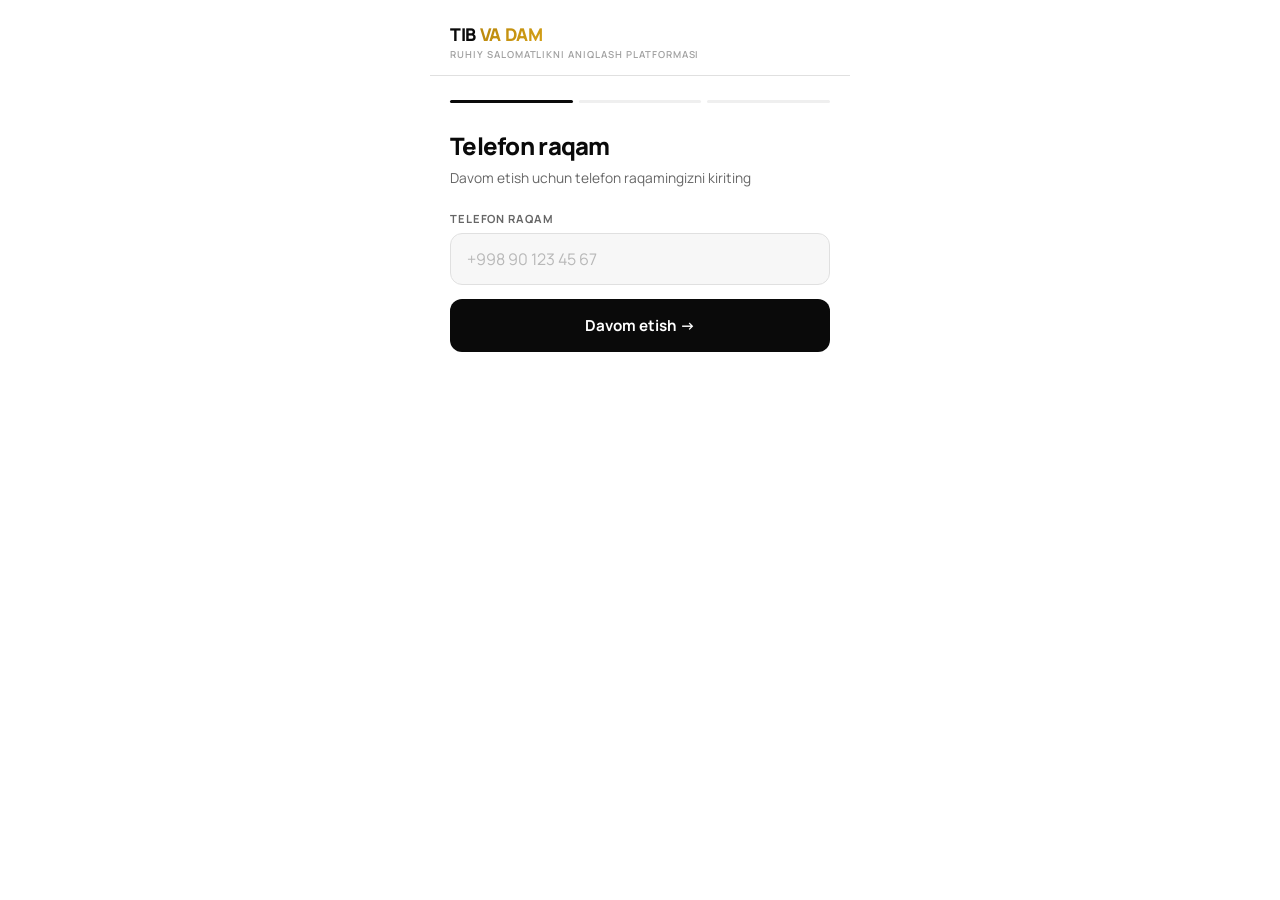
<file: index.html>
<!DOCTYPE html>
<html lang="uz">
<head>
  <meta charset="UTF-8">
  <meta name="viewport" content="width=device-width, initial-scale=1.0, maximum-scale=1.0, user-scalable=no">
  <meta name="color-scheme" content="light">
  <title>TIB VA DAM</title>
  <link rel="preconnect" href="https://fonts.googleapis.com">
  <link href="https://fonts.googleapis.com/css2?family=Manrope:wght@400;500;600;700;800&display=swap" rel="stylesheet">
  <script src="https://telegram.org/js/telegram-web-app.js"></script>
  <link rel="stylesheet" href="style.css">
</head>
<body>
<div id="app">

  <div class="app-header">
    <div class="app-logo" style="color:#C8860A">TIB VA DAM</div>
    <div class="app-tagline">Ruhiy Salomatlikni Aniqlash Platformasi</div>
  </div>
  <div class="progress-wrap">
    <div class="progress-bar"><div class="progress-fill" id="pbar" style="width:0%"></div></div>
  </div>
  <div id="back-bar" style="display:none">
    <button id="btn-back" class="btn-back">← Orqaga</button>
  </div>

  <!-- ════ MENU ════ -->
  <div id="s-menu" class="screen">
    <div class="ph">
      <div class="ph-title" id="menu-title">Assalomu alaykum</div>
      <div class="ph-sub">Quyidagi bo'limlardan birini tanlang</div>
    </div>
    <div class="menu-grid">
      <div class="tile tile-dark" data-goto="s-holat">
        <div class="tile-icon">🔍</div>
        <div class="tile-label">Holatimni aniqlash</div>
        <div class="tile-arrow">›</div>
      </div>
      <div class="tile" data-goto="s-ruqiya">
        <div class="tile-icon">🎧</div>
        <div class="tile-label">Onlayn ruqiya</div>
        <div class="tile-arrow">›</div>
      </div>
      <div class="tile" data-goto="s-offline">
        <div class="tile-icon">📅</div>
        <div class="tile-label">Tashrifga yozilish</div>
        <div class="tile-arrow">›</div>
      </div>
      <div class="tile" data-goto="s-info">
        <div class="tile-icon">ℹ️</div>
        <div class="tile-label">Ma'lumotlar</div>
        <div class="tile-arrow">›</div>
      </div>
    </div>
    <div class="info-block">
      <p><strong>📍 TIB VA DAM markazi</strong><br>
      Yangi Toshkent, Gulzor MFY<br>
      Jumadan tashqari har kuni: 07:00 va 20:00</p>
    </div>
  </div>

  <!-- ════ HOLAT ════ -->
  <div id="s-holat" class="screen">
    <div class="ph">
      <div class="ph-title">Holatimni aniqlash</div>
      <div class="ph-sub">Tahlil natijasi va tavsiyalar</div>
    </div>
    <div id="holat-content"></div>
  </div>

  <!-- ════ UYQUDAGI ALOMATLAR ════ -->
  <div id="s-uyqu" class="screen">
    <div class="ph">
      <div class="ph-title">Uyqudagi alomatlar</div>
      <div class="ph-sub">1-bo'lim · Tushlar va uyqudagi holatlar</div>
    </div>
    <div id="uyqu-pill" class="count-pill empty">Hech narsa belgilanmadi</div>
    <div id="uyqu-list" class="sym-list"></div>
    <button class="btn btn-black" id="btn-uyqu" style="margin-top:12px;margin-bottom:32px">Davom etish →</button>
  </div>

  <!-- ════ O'NGIDAGI ALOMATLAR ════ -->
  <div id="s-ongi" class="screen">
    <div class="ph">
      <div class="ph-title">O'ngidagi alomatlar</div>
      <div class="ph-sub">2-bo'lim · Kundalik hayotda sezilgan holat</div>
    </div>
    <div id="ongi-pill" class="count-pill empty">Hech narsa belgilanmadi</div>
    <div id="ongi-list" class="sym-list"></div>
    <button class="btn btn-black" id="btn-ongi" style="margin-top:12px;margin-bottom:32px">Davom etish →</button>
  </div>

  <!-- ════ XONADONDAGI ALOMATLAR ════ -->
  <div id="s-xon" class="screen">
    <div class="ph">
      <div class="ph-title">Xonadondagi alomatlar</div>
      <div class="ph-sub">3-bo'lim · Uy va xonalardagi holatlar</div>
    </div>
    <div id="xon-pill" class="count-pill empty">Hech narsa belgilanmadi</div>
    <div id="xon-list" class="sym-list"></div>
    <button class="btn btn-black" id="btn-xon" style="margin-top:12px;margin-bottom:32px">Davom etish →</button>
  </div>

  <!-- ════ SHIKOYAT ════ -->
  <div id="s-complaint" class="screen">
    <div class="ph">
      <div class="ph-title">Holatingizni tasvirlang</div>
      <div class="ph-sub">O'z so'zlaringiz bilan</div>
    </div>
    <div class="field-lbl" style="margin-bottom:8px">Belgilangan alomatlar</div>
    <div id="complaint-tags" class="tags" style="margin-bottom:16px"></div>
    <div class="field">
      <label class="field-lbl">Batafsil yozing</label>
      <textarea id="complaint-text" class="finput ftextarea"
        placeholder="masalan: Uch oydan beri uxlay olmayapman..."
        style="min-height:120px"></textarea>
    </div>
    <div id="complaint-err" class="ferr"></div>
    <button class="btn btn-black" id="btn-complaint" style="margin-top:12px;margin-bottom:32px">Tahlil qilish →</button>
  </div>

  <!-- ════ LOADING ════ -->
  <div id="s-loading" class="screen">
    <div style="text-align:center;padding:60px 20px">
      <div style="font-size:2.5rem;margin-bottom:20px">🔍</div>
      <div class="ph-title" id="load-title">Tahlil qilinmoqda</div>
      <div class="ph-sub" id="load-sub">Javob tayyorlanmoqda</div>
      <div style="margin-top:24px;display:flex;justify-content:center;gap:6px">
        <div style="width:8px;height:8px;border-radius:50%;background:#0a0a0a;animation:dot 1.2s infinite"></div>
        <div style="width:8px;height:8px;border-radius:50%;background:#0a0a0a;animation:dot 1.2s .4s infinite"></div>
        <div style="width:8px;height:8px;border-radius:50%;background:#0a0a0a;animation:dot 1.2s .8s infinite"></div>
      </div>
    </div>
  </div>

  <!-- ════ RESULT ════ -->
  <div id="s-result" class="screen">
    <div class="ph">
      <div class="ph-title">Tahlil natijasi</div>
      <div class="ph-sub" id="result-sub"></div>
    </div>
    <div class="tags" id="result-tags" style="margin-bottom:14px"></div>
    <div class="res-card" style="margin-bottom:16px">
      <div id="result-body" class="res-text"></div>
    </div>
    <button class="btn btn-black" id="btn-to-ruqiya" style="margin-bottom:8px">🎧 Onlayn ruqiya tinglash</button>
    <button class="btn btn-outline" id="btn-to-offline" style="margin-bottom:32px">📅 Oflayn tashrifga yozilish</button>
  </div>

  <!-- ════ RUQIYA — asosiy ekran ════ -->
  <div id="s-ruqiya" class="screen">
    <div class="ph">
      <div class="ph-title">Onlayn ruqiya</div>
      <div class="ph-sub" id="ruqiya-day-label">11 kunlik tinglash kursi</div>
    </div>
    <div id="ruqiya-content"></div>
  </div>

  <!-- ════ LISTEN — instruksiya + audio + tugma ════ -->
  <div id="s-listen" class="screen">
    <div class="ph">
      <div class="ph-title">Ruqiya tinglash</div>
      <div class="ph-sub" id="listen-label">1-kun · 1-marta</div>
    </div>

    <!-- Audio pleer -->
    <div class="audio-card">
      <div class="audio-title">🎵 Ruqiya audiosi</div>
      <div class="audio-bar" id="listen-bar" style="cursor:pointer">
        <div class="audio-fill" id="listen-fill"></div>
      </div>
      <div class="audio-time" id="listen-time">0:00 / 0:00</div>
      <button class="audio-btn" id="listen-btn">
        <svg id="listen-ico-play" width="20" height="20" viewBox="0 0 20 20" fill="currentColor"><polygon points="5,3 17,10 5,17"/></svg>
        <svg id="listen-ico-pause" width="20" height="20" viewBox="0 0 20 20" fill="currentColor" style="display:none"><rect x="4" y="3" width="4" height="14" rx="1"/><rect x="12" y="3" width="4" height="14" rx="1"/></svg>
      </button>
    </div>
    <audio id="listen-audio" style="display:none"></audio>

    <!-- Proslushaldim tugmasi — doim ko'rinadi -->
    <div style="margin-top:16px">
      <div id="listen-not-done" class="notice" style="background:#f7f7f7;border:1.5px solid #e0e0e0;border-radius:10px;padding:12px;font-size:.82rem;color:#666;margin-bottom:12px">
        Audio tinglab bo'lgach pastdagi tugmani bosing
      </div>
      <button class="btn btn-black" id="btn-listened" style="margin-bottom:32px">
        ✅ Ruqiyani eshitdim
      </button>
    </div>
  </div>

  <!-- ════ STEP 1: Ruqiya paytidagi alomatlar ════ -->
  <div id="s-ruqiya-syms" class="screen">
    <div class="ph">
      <div class="ph-title">Ruqiya paytidagi alomatlar</div>
      <div class="ph-sub" id="ruqiya-syms-label">1-kun · 1-marta</div>
    </div>
    <div class="notice" style="background:#f7f7f7;border:1.5px solid #e0e0e0;border-radius:10px;padding:10px;font-size:.8rem;color:#666;margin-bottom:14px">
      Tinglash paytida qaysi alomatlarni his qildingiz? (belgilang)
    </div>
    <div id="ruqiya-syms-list" class="sym-list" style="margin-bottom:16px"></div>
    <button class="btn btn-black" id="btn-to-kalima" style="margin-bottom:32px">Davom etish →</button>
  </div>

  <!-- ════ STEP 2: Qaysi kalimada ta'sirlandi ════ -->
  <div id="s-kalima" class="screen">
    <div class="ph">
      <div class="ph-title">Qaysi kalimada ta'sirlandi?</div>
      <div class="ph-sub">Mos keladiganlarini belgilang</div>
    </div>
    <div class="notice" style="background:#f7f7f7;border:1.5px solid #e0e0e0;border-radius:10px;padding:10px;font-size:.8rem;color:#666;margin-bottom:14px">
      Bir yoki bir nechta tanlash mumkin
    </div>
    <div id="kalima-list" class="sym-list" style="margin-bottom:16px"></div>
    <button class="btn btn-black" id="btn-to-sym-update" style="margin-bottom:32px">Davom etish →</button>
  </div>

  <!-- ════ STEP 3: Asosiy alomatlarni yangilash ════ -->
  <div id="s-after-listen" class="screen">
    <div class="ph">
      <div class="ph-title">Alomatlarni yangilash</div>
      <div class="ph-sub">Holatingizdagi o'zgarishlar</div>
    </div>

    <div class="section-title" style="margin-bottom:8px">Qaysi alomatlar yo'qoldi yoki kamaydi?</div>
    <div class="notice" style="background:#e6f8f3;border:1px solid #a0dcc8;border-radius:10px;padding:10px;font-size:.8rem;color:#006b50;margin-bottom:10px">
      Yo'qolgan alomatlarni belgilang
    </div>
    <div id="sym-remove-list" class="sym-list" style="margin-bottom:20px"></div>

    <div class="section-title" style="margin-bottom:8px">Yangi alomat paydo bo'ldimi?</div>
    <div class="btn-pair" style="margin-bottom:14px">
      <button class="btn btn-outline" id="btn-new-sym-no">Yo&#39;q</button>
      <button class="btn btn-outline" id="btn-new-sym-yes">Ha</button>
    </div>

    <!-- Ha desa ko'rsatiladi -->
    <div id="new-sym-section" style="display:none">
      <div class="section-title" style="margin-bottom:8px">Qaysi turda yangi alomat?</div>
      <div style="display:flex;flex-direction:column;gap:8px;margin-bottom:14px">
        <button class="btn btn-outline sym-cat-btn" data-cat="uyqu"   id="cat-uyqu">Uyqudagi alomatlar</button>
        <button class="btn btn-outline sym-cat-btn" data-cat="ongi"   id="cat-ongi">O'ngidagi alomatlar</button>
        <button class="btn btn-outline sym-cat-btn" data-cat="xon"    id="cat-xon">Xonadondagi alomatlar</button>
        <button class="btn btn-outline sym-cat-btn" data-cat="ruqiya" id="cat-ruqiya">Ruqiya paytidagi alomatlar</button>
        <button class="btn btn-outline sym-cat-btn" data-cat="kalima" id="cat-kalima">Kalima ta'siri</button>
      </div>
      <div id="sym-add-section" class="sym-list" style="margin-bottom:16px;max-height:240px;overflow-y:auto;display:none"></div>
    </div>

    <button class="btn btn-black" id="btn-save-session" style="margin-bottom:32px">Saqlash →</button>
  </div>

  <!-- ════ TASHRIF ════ -->
  <div id="s-offline" class="screen">
    <div class="ph">
      <div class="ph-title">Tashrifga yozilish</div>
      <div class="ph-sub">Qulay sana va vaqtni tanlang</div>
    </div>
    <div class="res-card" style="margin-bottom:16px">
      <div class="res-label">📍 Manzil</div>
      <div class="res-text">Yangi Toshkent, Gulzor MFY<br>Yangi Qo'yliq bozori, Food City ko'chasi<br>🕐 Jumadan tashqari: 07:00 va 20:00</div>
    </div>
    <div class="field-lbl" style="margin-bottom:8px">SANANI TANLANG</div>
    <div id="date-grid" class="date-grid" style="margin-bottom:16px"></div>
    <div class="field-lbl" style="margin-bottom:8px">VAQTNI TANLANG</div>
    <div style="display:flex;gap:10px;margin-bottom:16px">
      <div class="time-pick" data-time="07:00" style="flex:1;text-align:center;padding:14px;background:#f7f7f7;border:1.5px solid #e0e0e0;border-radius:12px;font-weight:700;cursor:pointer">07:00</div>
      <div class="time-pick" data-time="20:00" style="flex:1;text-align:center;padding:14px;background:#f7f7f7;border:1.5px solid #e0e0e0;border-radius:12px;font-weight:700;cursor:pointer">20:00</div>
    </div>
    <div id="offline-confirm" style="display:none;margin-bottom:12px" class="notice n-info">
      ✅ <span id="offline-sel"></span>
    </div>
    <div id="offline-err" class="ferr"></div>
    <button class="btn btn-black" id="btn-offline" style="margin-bottom:32px">Tashrifga yozilish →</button>
  </div>

  <!-- ════ MA'LUMOTLAR ════ -->
  <div id="s-info" class="screen">
    <div class="ph">
      <div class="ph-title">Ma'lumotlar</div>
    </div>
    <div class="info-row" data-info="domla">
      <div class="info-row-label">Sayfulloh domla haqida</div>
      <div class="info-row-arrow">›</div>
    </div>
    <div class="info-row" data-info="markaz">
      <div class="info-row-label">Markaz haqida</div>
      <div class="info-row-arrow">›</div>
    </div>
    <div class="info-row" data-info="manzil">
      <div class="info-row-label">Manzil</div>
      <div class="info-row-arrow">›</div>
    </div>
  </div>

  <div id="s-info-detail" class="screen">
    <div id="info-content" class="res-card" style="margin-bottom:14px;margin-top:8px"></div>
    <div id="map-wrap" style="display:none;margin-bottom:14px;border-radius:14px;overflow:hidden;height:260px">
      <iframe id="map-frame" width="100%" height="260" frameborder="0" style="border:none;display:block"></iframe>
    </div>
    <button class="btn btn-outline" data-goto="s-info" style="margin-bottom:32px">← Orqaga</button>
  </div>

  <!-- ════ FINAL ════ -->
  <div id="s-final" class="screen">
    <div class="ph">
      <div class="ph-title" id="final-title"></div>
    </div>
    <div class="res-card" style="margin-bottom:16px">
      <div id="final-body" class="res-text"></div>
    </div>
    <div id="final-extra"></div>
    <button class="btn btn-black" data-goto="s-menu" style="margin-top:12px;margin-bottom:32px">Bosh menyu</button>
  </div>

</div>

<style>
@keyframes dot { 0%,80%,100%{opacity:.2} 40%{opacity:1} }
.time-pick.sel { background:#0a0a0a!important; color:#fff!important; border-color:#0a0a0a!important; }
</style>

<script>
  const RUQIYA_AUDIO_URL = "https://pub-4de8d5b3e1c645868116730b8175b7d3.r2.dev/ruqiya.mp3";
</script>
<script src="app.js"></script>
</body>
</html>
</file>
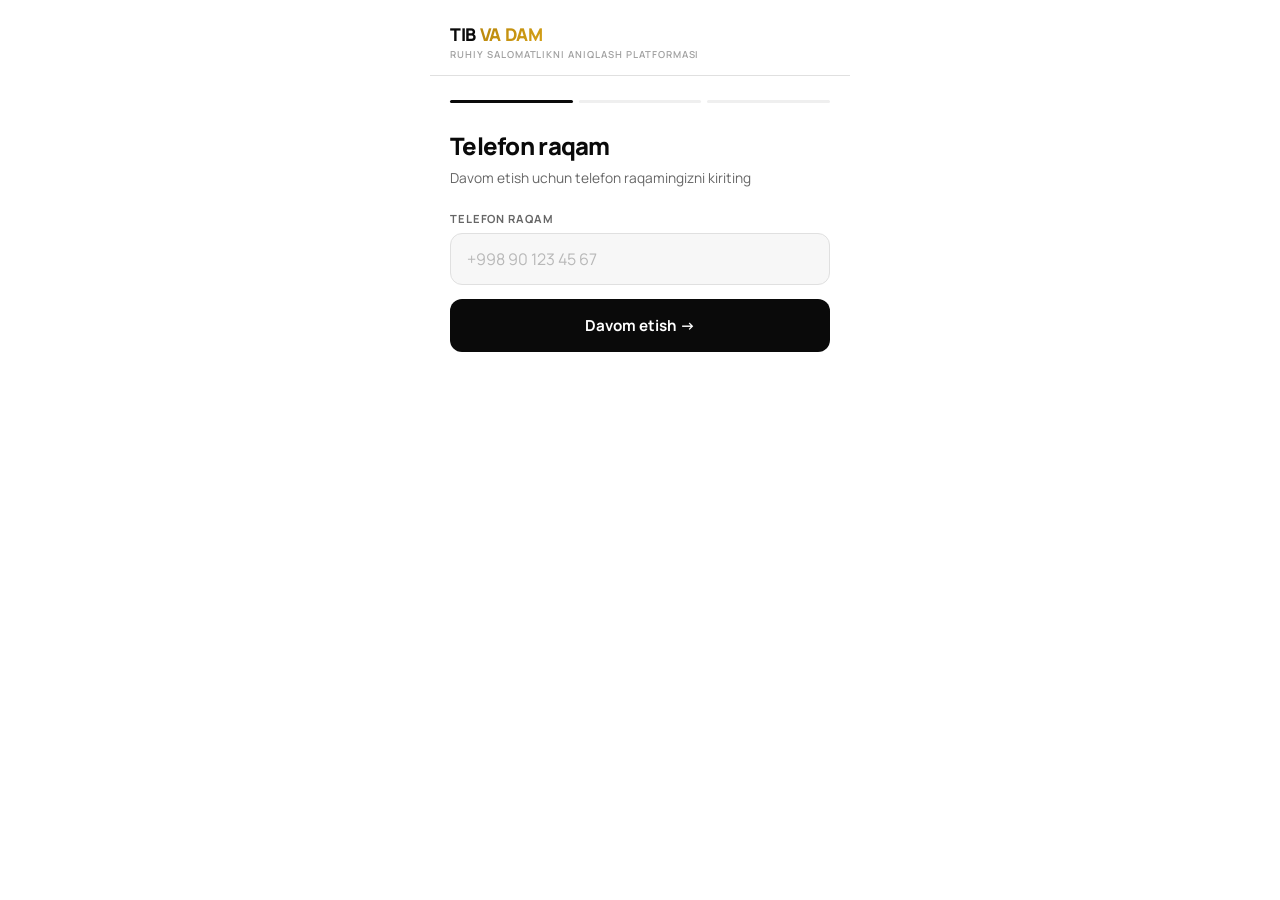
<file: register.html>
<!DOCTYPE html>
<html lang="uz">
<head>
  <meta charset="UTF-8">
  <meta name="viewport" content="width=device-width, initial-scale=1.0, maximum-scale=1.0, user-scalable=no">
  <title>TIB VA DAM</title>
  <link rel="preconnect" href="https://fonts.googleapis.com">
  <link href="https://fonts.googleapis.com/css2?family=Manrope:wght@400;500;600;700;800&display=swap" rel="stylesheet">
  <style>
    *{box-sizing:border-box;margin:0;padding:0}
    :root{
      --black:#0a0a0a;--white:#fff;
      --g50:#f7f7f7;--g100:#efefef;--g200:#e0e0e0;--g400:#a0a0a0;--g600:#666;
      --green:#00b37a;--green-bg:#e6f8f3;--red:#e03030;--red-bg:#fef0f0;
      --amber:#d97706;--f:'Manrope',-apple-system,sans-serif;
    }
    html,body{font-family:var(--f);background:var(--white);color:var(--black);min-height:100vh;-webkit-font-smoothing:antialiased;}
    .wrap{max-width:420px;margin:0 auto;padding:0 20px 60px;}

    /* Header */
    .header{padding:22px 20px 14px;border-bottom:1px solid var(--g200);margin:0 -20px 24px;}
    .logo{font-size:1.1rem;font-weight:800;letter-spacing:-.02em;}
    .logo span{background:linear-gradient(135deg,#b8860b,#d4a017);-webkit-background-clip:text;-webkit-text-fill-color:transparent;background-clip:text;}
    .tagline{font-size:.6rem;letter-spacing:.1em;text-transform:uppercase;color:var(--g400);font-weight:600;margin-top:2px;}

    /* Steps */
    .steps{display:flex;gap:6px;margin-bottom:26px;}
    .step{flex:1;height:3px;background:var(--g100);border-radius:2px;transition:background .3s;}
    .step.done{background:var(--green);}
    .step.active{background:var(--black);}

    /* Screen */
    .screen{display:none;animation:up .2s ease both;}
    .screen.active{display:block;}
    @keyframes up{from{opacity:0;transform:translateY(8px)}to{opacity:1;transform:none}}

    /* Typography */
    .title{font-size:1.5rem;font-weight:800;letter-spacing:-.03em;margin-bottom:6px;}
    .subtitle{font-size:.86rem;color:var(--g600);margin-bottom:22px;line-height:1.5;}

    /* Field */
    .field{margin-bottom:14px;}
    .field label{display:block;font-size:.7rem;font-weight:700;letter-spacing:.08em;text-transform:uppercase;color:var(--g600);margin-bottom:7px;}
    .field input{
      width:100%!important;display:block!important;
      background:var(--g50)!important;border:1.5px solid var(--g200)!important;
      border-radius:12px!important;padding:14px 16px!important;
      font-family:var(--f)!important;font-size:16px!important;font-weight:500!important;
      color:#0a0a0a!important;-webkit-text-fill-color:#0a0a0a!important;
      outline:none!important;-webkit-appearance:none!important;appearance:none!important;
      opacity:1!important;transition:border-color .15s;
    }
    .field input:focus{border-color:var(--black)!important;background:var(--white)!important;}
    .field input::placeholder{color:#b8b8b8!important;-webkit-text-fill-color:#b8b8b8!important;font-weight:400!important;opacity:1!important;}

    /* OTP */
    .otp-wrap{display:flex;gap:8px;margin-bottom:4px;}
    .otp-d{
      flex:1;height:58px;text-align:center!important;font-size:1.5rem!important;
      font-weight:800!important;border-radius:12px!important;padding:0!important;
      background:var(--g50)!important;border:1.5px solid var(--g200)!important;
      color:#0a0a0a!important;-webkit-text-fill-color:#0a0a0a!important;
      outline:none!important;-webkit-appearance:none!important;
      font-family:var(--f)!important;opacity:1!important;
    }
    .otp-d:focus{border-color:var(--black)!important;background:var(--white)!important;}

    /* Buttons */
    .btn{
      display:block;width:100%;padding:16px;
      border:none;border-radius:12px;
      font-family:var(--f);font-size:.95rem;font-weight:700;
      cursor:pointer;text-align:center;
      transition:opacity .15s,transform .1s;
      -webkit-tap-highlight-color:transparent;
    }
    .btn:active{transform:scale(.97);opacity:.85;}
    .btn:disabled{opacity:.4;pointer-events:none;}
    .btn+.btn{margin-top:8px;}
    .btn-black{background:var(--black);color:var(--white);}
    .btn-outline{background:var(--white);color:var(--black);border:1.5px solid var(--g200);}

    /* Notice */
    .notice{border-radius:10px;padding:12px 14px;font-size:.84rem;line-height:1.55;font-weight:500;margin-bottom:14px;}
    .n-info {background:var(--green-bg);color:#006b50;border:1px solid #a0dcc8;}
    .n-error{background:var(--red-bg);color:var(--red);border:1px solid #f0c0c0;display:none;}
    .n-warn {background:#fff8ec;color:#9a5800;border:1px solid #fad890;}
    .n-code {background:#fff3cd;border:1.5px solid #ffc107;border-radius:10px;padding:14px 16px;font-size:1rem;font-weight:700;text-align:center;color:#333;letter-spacing:.05em;display:none;margin-bottom:14px;}

    /* Phone badge */
    .phone-badge{
      display:flex;align-items:center;gap:8px;
      background:var(--g50);border:1.5px solid var(--g200);
      border-radius:10px;padding:12px 14px;
      font-size:.88rem;font-weight:600;color:var(--black);
      margin-bottom:20px;
    }
    .phone-change{margin-left:auto;font-size:.78rem;color:var(--g400);cursor:pointer;font-weight:500;}

    /* Timer */
    .timer{text-align:center;font-size:.82rem;color:var(--g400);font-weight:500;margin-top:12px;}
    .timer a{color:var(--black);font-weight:600;cursor:pointer;}
    .timer a.off{color:var(--g400);pointer-events:none;}

    /* Success */
    .success-circle{width:64px;height:64px;background:var(--black);border-radius:50%;display:flex;align-items:center;justify-content:center;margin:0 auto 16px;}
    .s-title{font-size:1.4rem;font-weight:800;text-align:center;margin-bottom:8px;}
    .s-sub{font-size:.86rem;color:var(--g600);text-align:center;margin-bottom:24px;}

    /* Welcome (eski foydalanuvchi) */
    .welcome-card{
      background:var(--g50);border:1.5px solid var(--g200);
      border-radius:16px;padding:20px;margin-bottom:16px;
    }
    .welcome-name{font-size:1.2rem;font-weight:800;color:var(--black);margin-bottom:4px;}
    .welcome-info{font-size:.84rem;color:var(--g600);}
  </style>
</head>
<body>
<div class="wrap">
  <div class="header">
    <div class="logo">TIB <span>VA DAM</span></div>
    <div class="tagline">Ruhiy Salomatlikni Aniqlash Platformasi</div>
  </div>

  <div class="steps">
    <div class="step active" id="step-1"></div>
    <div class="step" id="step-2"></div>
    <div class="step" id="step-3"></div>
  </div>

  <!-- 1. TELEFON -->
  <div class="screen active" id="sc-phone">
    <div class="title">Telefon raqam</div>
    <div class="subtitle">Davom etish uchun telefon raqamingizni kiriting</div>
    <div class="field">
      <label>Telefon raqam</label>
      <input id="inp-phone" type="tel" inputmode="tel" placeholder="+998 90 123 45 67" autocomplete="tel">
    </div>
    <div class="notice n-error" id="phone-err"></div>
    <button class="btn btn-black" id="btn-send">Davom etish →</button>
  </div>

  <!-- 3a. YANGI FOYDALANUVCHI — ma'lumotlar -->
  <div class="screen" id="sc-info">
    <div class="title">Ma'lumotlarni kiriting</div>
    <div class="subtitle">Bir marta to'ldiriladi</div>
    <div class="field">
      <label>Ism va familiya</label>
      <input id="inp-name" type="text" placeholder="Alisher Navoiy" autocomplete="name">
    </div>
    <div class="field">
      <label>Yosh</label>
      <input id="inp-age" type="number" placeholder="28" min="5" max="120">
    </div>
    <div class="field">
      <label>Viloyat / Shahar</label>
      <input id="inp-region" type="text" placeholder="Toshkent">
    </div>
    <div class="notice n-error" id="info-err" style="margin-top:0"></div>
    <button class="btn btn-black" id="btn-register">Ro'yxatdan o'tish →</button>
  </div>

  <!-- 3b. ESKI FOYDALANUVCHI — xush kelibsiz -->
  <div class="screen" id="sc-welcome">
    <div style="padding-top:16px">
      <div class="welcome-card" id="welcome-card">
        <div class="welcome-name" id="welcome-name"></div>
        <div class="welcome-info" id="welcome-info"></div>
      </div>
      <div class="notice n-info">✅ Telefon raqamingiz tasdiqlandi</div>
      <button class="btn btn-black" id="btn-enter">Kirish →</button>
    </div>
  </div>

  <!-- 4. SUCCESS (yangi ro'yxatdan o'tgan) -->
  <div class="screen" id="sc-success">
    <div style="padding-top:32px">
      <div class="success-circle">
        <svg width="28" height="28" viewBox="0 0 28 28" fill="none">
          <polyline points="5,14 11,20 23,8" stroke="white" stroke-width="2.5"
            stroke-linecap="round" stroke-linejoin="round"/>
        </svg>
      </div>
      <div class="s-title">Xush kelibsiz!</div>
      <div class="s-sub" id="success-sub"></div>
      <div class="notice n-info" style="text-align:center">✅ Ma'lumotlaringiz saqlandi</div>
      <button class="btn btn-black" id="btn-go">Davom etish →</button>
    </div>
  </div>
</div>

<script>
const API = "https://ruhiyat-production.up.railway.app";
let phone = '';

// ── Screens ──────────────────────────────────────────────────────────────────
function goScreen(id) {
  document.querySelectorAll('.screen').forEach(s => s.classList.remove('active'));
  document.getElementById(id)?.classList.add('active');
  const map = {'sc-phone':0,'sc-info':1,'sc-welcome':1,'sc-success':2};
  const idx = map[id] ?? 0;
  ['step-1','step-2','step-3'].forEach((s,i) => {
    const el = document.getElementById(s);
    el.className = 'step' + (i < idx ? ' done' : i === idx ? ' active' : '');
  });
}

function showErr(id, msg) {
  const e = document.getElementById(id);
  if (!e) return;
  e.textContent = msg; e.style.display = 'block';
  setTimeout(() => e.style.display = 'none', 4000);
}

async function api(path, body) {
  const r = await fetch(API + path, {
    method: 'POST',
    headers: {'Content-Type': 'application/json'},
    body: JSON.stringify(body),
  });
  return r.json();
}

// ── Saqlab qo'yish ────────────────────────────────────────────────────────────
function saveUser(user) {
  try {
    const p = user.phone || phone || '';
    localStorage.setItem('tvd_phone', p);
    localStorage.setItem('tvd_name', user.full_name || '');
    localStorage.setItem('tvd_user', JSON.stringify({...user, phone: p}));
    console.log('[register] Saved user:', user.full_name, 'phone:', p);
  } catch(e) {
    console.error('[register] localStorage error:', e);
  }
}

function goApp() {
  window.location.href = 'index.html';
}

// ── STEP 1: Telefon (OTP-siz) ───────────────────────────────────────────────
document.getElementById('btn-send').addEventListener('click', async () => {
  const val = document.getElementById('inp-phone').value.trim();
  if (!val || val.length < 9) return showErr('phone-err', "Telefon raqamni to'g'ri kiriting");

  const btn = document.getElementById('btn-send');
  btn.disabled = true; btn.textContent = 'Tekshirilmoqda...';

  try {
    phone = val;
    // Telefon bo'yicha foydalanuvchi bor-yo'qligini tekshiramiz (tasdiqlash kodisiz)
    const res = await api('/api/check-user', {phone: val});

    if (res && res.ok && res.exists && res.user) {
      // Eski foydalanuvchi — to'g'ridan-to'g'ri kirish
      const u = res.user;
      document.getElementById('welcome-name').textContent = u.full_name || '';
      document.getElementById('welcome-info').textContent =
        `${u.age || ''} yosh · ${u.region || ''}`;
      saveUser({...u, phone: val});
      goScreen('sc-welcome');
    } else {
      // Yangi foydalanuvchi — ma'lumot to'ldirish
      goScreen('sc-info');
    }
  } catch(e) {
    showErr('phone-err', "Server bilan aloqa yo'q. Qayta urinib ko'ring.");
  }
  btn.disabled = false; btn.textContent = 'Davom etish →';
});

// ── Eski foydalanuvchi kirishi ────────────────────────────────────────────────
document.getElementById('btn-enter').addEventListener('click', goApp);

// ── STEP 3: Register ──────────────────────────────────────────────────────────
document.getElementById('btn-register').addEventListener('click', async () => {
  const name   = document.getElementById('inp-name').value.trim();
  const age    = document.getElementById('inp-age').value.trim();
  const region = document.getElementById('inp-region').value.trim();

  if (!name || name.length < 3) return showErr('info-err', "Ism kamida 3 ta harf bo'lsin");
  if (!age || isNaN(+age) || +age < 5 || +age > 120) return showErr('info-err', "Yoshni to'g'ri kiriting");
  if (!region) return showErr('info-err', 'Viloyatni kiriting');

  const btn = document.getElementById('btn-register');
  btn.disabled = true; btn.textContent = 'Saqlanmoqda...';

  try {
    const res = await api('/api/otp/register', {
      phone, full_name: name, age: +age, region,
    });

    if (!res?.ok) {
      showErr('info-err', res?.detail || "Ro'yxatdan o'tishda xatolik");
      btn.disabled = false; btn.textContent = "Ro'yxatdan o'tish →";
      return;
    }

    saveUser({...res.user, phone});
    document.getElementById('success-sub').textContent = `${name}, muvaffaqiyatli ro'yxatdan o'tdingiz!`;
    goScreen('sc-success');
  } catch(e) {
    showErr('info-err', "Server bilan aloqa yo'q.");
  }
  btn.disabled = false; btn.textContent = "Ro'yxatdan o'tish →";
});

// ── Success → App ─────────────────────────────────────────────────────────────
document.getElementById('btn-go').addEventListener('click', goApp);
</script>
</body>
</html>
</file>
<file: style.css>
@import url('https://fonts.googleapis.com/css2?family=Manrope:wght@400;500;600;700;800&display=swap');

:root {
  --white:    #ffffff;
  --gray-50:  #f7f7f7;
  --gray-100: #efefef;
  --gray-200: #e0e0e0;
  --gray-400: #a0a0a0;
  --gray-600: #666666;
  --black:    #0a0a0a;
  --green:    #00b37a;
  --green-bg: #e6f8f3;
  --red:      #e03030;
  --red-bg:   #fef0f0;
  --amber:    #d97706;
  --r:  16px; --r2: 12px; --r3: 8px;
  --f: 'Manrope', -apple-system, 'Helvetica Neue', sans-serif;
}

*, *::before, *::after { box-sizing: border-box; margin: 0; padding: 0; }

html, body {
  font-family: var(--f);
  background: var(--white);
  color: var(--black);
  -webkit-font-smoothing: antialiased;
  overflow-x: hidden;
}

#app { max-width: 430px; margin: 0 auto; padding-bottom: 88px; }

.screen { display: none; padding: 0 16px; animation: fu .2s ease both; }
.screen.active { display: block; }
@keyframes fu { from { opacity:0; transform:translateY(10px); } to { opacity:1; transform:none; } }

/* ── HEADER ── */
.app-header {
  display: flex; align-items: center; justify-content: space-between;
  padding: 14px 16px;
  background: rgba(255,255,255,.95);
  backdrop-filter: blur(20px);
  border-bottom: 1px solid var(--gray-200);
  position: sticky; top: 0; z-index: 30;
}
.app-logo {
  font-size: 1.05rem; font-weight: 800; letter-spacing: .01em;
  color: var(--gold);
}
.app-logo span {
  color: var(--gold);
  background: none;
  -webkit-background-clip: initial;
  -webkit-text-fill-color: transparent;
  background-clip: text;
}
.app-tagline {
  font-size: .55rem; letter-spacing: .08em;
  text-transform: uppercase; color: var(--gray-400);
  font-weight: 600; margin-top: 1px; line-height: 1.3;
  max-width: 180px;
}

/* Progress bar — thin black line at top */
.progress-wrap { height: 2px; background: var(--gray-100); }
.progress-bar  { height: 100%; }
.progress-fill { height: 100%; background: var(--black); transition: width .35s ease; }
.progress-label { display: none; }

/* ── BACK ── */
#back-bar { padding: 14px 16px 0; margin-bottom: 8px; }
.btn-back {
  display: inline-flex; align-items: center; gap: 4px;
  background: none; border: none; padding: 0;
  font-family: var(--f); font-size: .88rem; font-weight: 600;
  color: var(--gray-600); cursor: pointer;
  -webkit-tap-highlight-color: transparent;
}
.btn-back:active { color: var(--black); }

/* ── PAGE HEADER ── */
.ph { padding: 20px 0 14px; }
.ph-title { font-size: 1.6rem; font-weight: 800; letter-spacing: -.03em; line-height: 1.2; margin-bottom: 4px; }
.ph-sub   { font-size: .86rem; color: var(--gray-600); font-weight: 400; line-height: 1.5; }

/* ── MENU ── */
.menu-grid { display: grid; grid-template-columns: 1fr 1fr; gap: 10px; padding: 16px 0 10px; }
.tile {
  background: var(--gray-50);
  border: 1.5px solid var(--gray-200);
  border-radius: var(--r);
  padding: 16px 14px;
  cursor: pointer; position: relative;
  transition: all .15s; min-height: 86px;
  display: flex; flex-direction: column; justify-content: space-between;
  -webkit-tap-highlight-color: transparent;
}
.tile:active { transform: scale(.97); background: var(--gray-100); }
.tile-icon  { font-size: 1.4rem; margin-bottom: 6px; }
.tile-label { font-size: .88rem; font-weight: 700; color: var(--black); line-height: 1.3; letter-spacing: -.01em; }
.tile-arrow { position: absolute; top: 14px; right: 14px; font-size: .75rem; color: var(--gray-400); font-weight: 600; }
.tile-dark  { background: var(--black); border-color: var(--black); }
.tile-dark .tile-label { color: var(--white); }
.tile-dark .tile-arrow { color: rgba(255,255,255,.4); }
.tile-dark:active { background: #222; }

/* ── INFO BOX (menu screen) ── */
.info-block {
  background: var(--gray-50);
  border: 1px solid var(--gray-200);
  border-radius: var(--r);
  padding: 14px 16px;
  margin-bottom: 10px;
}
.info-block p { font-size: .86rem; color: var(--gray-600); line-height: 1.65; }

/* ── SECTION LABEL ── */
.slabel {
  font-size: .65rem; font-weight: 700; letter-spacing: .1em;
  text-transform: uppercase; color: var(--gray-400);
  padding-top: 14px; padding-bottom: 8px; display: block;
}

/* ── SYMPTOMS ── */
.sym-list { display: flex; flex-direction: column; }
.sym-item {
  display: flex; align-items: center; gap: 12px;
  padding: 13px 0;
  border-bottom: 1px solid var(--gray-100);
  cursor: pointer; -webkit-tap-highlight-color: transparent; user-select: none;
  transition: opacity .1s;
}
.sym-item:last-child { border-bottom: none; }
.sym-item:active { opacity: .7; }
.sym-box {
  width: 24px; height: 24px; min-width: 24px;
  border: 2px solid var(--gray-200); border-radius: 7px;
  display: flex; align-items: center; justify-content: center;
  transition: all .15s; flex-shrink: 0;
  background: var(--white);
}
.sym-item.checked .sym-box { background: var(--black); border-color: var(--black); }
.sym-check { width: 12px; height: 12px; stroke: white; display: none; }
.sym-item.checked .sym-check { display: block; }
.sym-text { font-size: .9rem; color: var(--black); line-height: 1.4; flex: 1; font-weight: 400; }
.sym-item.checked .sym-text { font-weight: 600; }

.count-pill {
  display: inline-flex; align-items: center;
  padding: 5px 12px; border-radius: 20px;
  font-size: .74rem; font-weight: 700; letter-spacing: .04em;
  margin-bottom: 10px;
}
.count-pill.active { background: var(--black); color: var(--white); }
.count-pill.empty  { background: var(--gray-100); color: var(--gray-600); }

/* ── FORM ── */
.field { margin-bottom: 12px; }
.field-lbl {
  display: block; font-size: .72rem; font-weight: 700;
  letter-spacing: .08em; text-transform: uppercase;
  color: var(--gray-600); margin-bottom: 7px;
}
/* All inputs — inline override for Telegram */
.finput {
  width: 100% !important;
  display: block !important;
  background: var(--gray-50) !important;
  border: 1.5px solid var(--gray-200) !important;
  border-radius: var(--r2) !important;
  padding: 14px 16px !important;
  font-family: var(--f) !important;
  font-size: 16px !important;
  font-weight: 500 !important;
  color: #0a0a0a !important;
  -webkit-text-fill-color: #0a0a0a !important;
  outline: none !important;
  -webkit-appearance: none !important;
  appearance: none !important;
  box-sizing: border-box !important;
  opacity: 1 !important;
  transition: border-color .15s, background .15s;
}
.finput:focus { border-color: var(--black) !important; background: var(--white) !important; }
.finput::placeholder { color: #b8b8b8 !important; -webkit-text-fill-color: #b8b8b8 !important; opacity: 1 !important; font-weight: 400 !important; }
.ftextarea { resize: none !important; min-height: 110px !important; line-height: 1.55 !important; }
.ferr { display: none; color: var(--red); font-size: .78rem; font-weight: 600; margin-top: 5px; }

/* ── BUTTONS ── */
.btn {
  display: block; width: 100%; padding: 16px;
  border: none; border-radius: var(--r2);
  font-family: var(--f); font-size: .95rem; font-weight: 700;
  letter-spacing: -.01em; cursor: pointer; text-align: center;
  transition: opacity .15s, transform .1s;
  -webkit-tap-highlight-color: transparent; line-height: 1;
}
.btn:active { transform: scale(.97); opacity: .85; }
.btn + .btn { margin-top: 8px; }
.btn-black   { background: var(--black); color: var(--white); }
.btn-outline { background: var(--white); color: var(--black); border: 1.5px solid var(--gray-200); }
.btn-ghost   { background: transparent; color: var(--gray-600); font-size: .86rem; font-weight: 500; padding: 13px; }

/* ── STICKY BOTTOM ── */
.sticky {
  position: fixed; bottom: 0; left: 0; right: 0;
  max-width: 430px; margin: 0 auto;
  background: rgba(255,255,255,.94);
  backdrop-filter: blur(20px);
  border-top: 1px solid var(--gray-200);
  padding: 12px 16px calc(12px + env(safe-area-inset-bottom, 0px));
  z-index: 40;
}
.sticky-hint { font-size: .72rem; color: var(--gray-400); font-weight: 500; text-align: center; margin-bottom: 8px; }

/* ── NOTICES ── */
.notice { border-radius: var(--r2); padding: 12px 14px; margin-bottom: 10px; font-size: .86rem; line-height: 1.55; font-weight: 500; }
.notice-warn  { background: #fff8ec; color: #9a5800; border: 1px solid #fad890; }
.notice-info  { background: var(--green-bg); color: #006b50; border: 1px solid #a0dccc; }
.notice-plain { background: var(--gray-50); color: var(--gray-600); border: 1px solid var(--gray-200); }

/* ── TAGS ── */
.tags { display: flex; flex-wrap: wrap; gap: 5px; margin: 4px 0 2px; }
.tag { background: var(--gray-100); border-radius: 20px; padding: 4px 10px; font-size: .74rem; color: var(--gray-600); font-weight: 500; }
.tag-g { background: var(--green-bg); color: #006b50; }
.tag-r { background: var(--red-bg); color: var(--red); }

/* ── RESULT ── */
.res-block { background: var(--gray-50); border-radius: var(--r); padding: 14px 16px; margin-bottom: 10px; }
.res-label { font-size: .65rem; font-weight: 700; letter-spacing: .1em; text-transform: uppercase; color: var(--gray-400); margin-bottom: 8px; }
.res-text  { font-size: .9rem; color: var(--black); line-height: 1.7; white-space: pre-wrap; word-break: break-word; font-weight: 400; }

/* ── REC CARDS ── */
.rec { border: 1.5px solid var(--gray-200); border-radius: var(--r); padding: 16px; margin-bottom: 8px; cursor: pointer; background: var(--white); transition: all .15s; -webkit-tap-highlight-color: transparent; }
.rec:active { transform: scale(.99); }
.rec-main   { background: var(--black); border-color: var(--black); }
.rec-main .rec-badge, .rec-main .rec-title, .rec-main .rec-desc { color: var(--white) !important; }
.rec-main .rec-arrow { color: rgba(255,255,255,.5) !important; }
.rec-badge  { font-size: .62rem; font-weight: 700; letter-spacing: .1em; text-transform: uppercase; color: var(--gray-400); margin-bottom: 4px; }
.rec-title  { font-size: .95rem; font-weight: 700; color: var(--black); margin-bottom: 4px; letter-spacing: -.01em; }
.rec-desc   { font-size: .82rem; color: var(--gray-600); line-height: 1.5; }
.rec-arrow  { font-size: .74rem; font-weight: 700; color: var(--gray-400); margin-top: 10px; text-transform: uppercase; letter-spacing: .06em; display: block; }

.or-div { display: flex; align-items: center; gap: 10px; margin: 12px 0; }
.or-div::before, .or-div::after { content:''; flex:1; height:1px; background:var(--gray-200); }
.or-div span { font-size: .68rem; font-weight: 700; color: var(--gray-400); letter-spacing: .08em; text-transform: uppercase; }

/* ── DATE/TIME ── */
.date-grid { display: grid; grid-template-columns: repeat(3,1fr); gap: 7px; }
.time-grid { display: grid; grid-template-columns: 1fr 1fr; gap: 8px; }
.pick {
  padding: 12px 6px; background: var(--gray-50);
  border: 1.5px solid var(--gray-200); border-radius: var(--r2);
  font-family: var(--f); text-align: center; cursor: pointer;
  transition: all .15s; -webkit-tap-highlight-color: transparent;
  color: var(--black);
}
.pick .pk { font-size: .88rem; font-weight: 700; display: block; }
.pick .ps { font-size: .65rem; color: var(--gray-400); font-weight: 600; display: block; margin-top: 2px; }
.pick.sel { background: var(--black); border-color: var(--black); color: var(--white); }
.pick.sel .ps { color: rgba(255,255,255,.5); }

/* ── AUDIO ── */
.audio-wrap {
  background: var(--gray-50); border: 1.5px solid var(--gray-200);
  border-radius: var(--r); padding: 16px;
  display: flex; align-items: center; gap: 14px; margin-bottom: 10px;
}
.audio-btn {
  width: 50px; height: 50px; border-radius: 50%;
  background: var(--black); border: none; cursor: pointer;
  display: flex; align-items: center; justify-content: center;
  flex-shrink: 0; -webkit-tap-highlight-color: transparent;
  transition: transform .1s;
}
.audio-btn:active { transform: scale(.9); }
.audio-info { flex: 1; min-width: 0; }
.audio-name { font-size: .88rem; font-weight: 700; color: var(--black); margin-bottom: 8px; }
.audio-bar  { height: 3px; background: var(--gray-200); border-radius: 2px; overflow: hidden; cursor: pointer; }
.audio-fill { height: 100%; background: var(--black); width: 0%; transition: width .5s linear; }
.audio-meta { font-size: .68rem; color: var(--gray-400); font-weight: 500; margin-top: 4px; }

/* ── EFFECT BTNS ── */
.effect-list { display: flex; flex-direction: column; gap: 8px; }
.effect-item {
  background: var(--gray-50); border: 1.5px solid var(--gray-200);
  border-radius: var(--r); padding: 16px; cursor: pointer;
  transition: all .15s; -webkit-tap-highlight-color: transparent;
}
.effect-item:active { border-color: var(--black); background: var(--white); transform: scale(.99); }
.eff-title { font-size: .92rem; font-weight: 700; color: var(--black); margin-bottom: 2px; }
.eff-sub   { font-size: .8rem; color: var(--gray-600); font-weight: 400; }

/* ── INFO LIST ── */
.info-list {
  background: var(--white); border: 1.5px solid var(--gray-200);
  border-radius: var(--r); overflow: hidden;
}
.info-row {
  display: flex; align-items: center; padding: 16px;
  border-bottom: 1px solid var(--gray-100); cursor: pointer;
  transition: background .15s; -webkit-tap-highlight-color: transparent;
}
.info-row:last-child { border-bottom: none; }
.info-row:active { background: var(--gray-50); }
.info-row-label { font-size: .92rem; font-weight: 500; color: var(--black); flex: 1; }
.info-row-arrow { color: var(--gray-400); font-size: .9rem; font-weight: 500; }

/* ── TRACK STATS ── */
.stats-row { display: flex; gap: 8px; margin-bottom: 12px; }
.stat-box { flex: 1; background: var(--gray-50); border-radius: var(--r2); padding: 12px; text-align: center; }
.stat-n { font-size: 1.6rem; font-weight: 800; color: var(--black); letter-spacing: -.02em; line-height: 1; }
.stat-n.g { color: var(--green); }
.stat-n.r { color: var(--red); }
.stat-l { font-size: .62rem; color: var(--gray-400); font-weight: 700; margin-top: 3px; text-transform: uppercase; letter-spacing: .06em; }

/* ── HISTORY ── */
.hist-summary {
  background: var(--black); border-radius: var(--r);
  padding: 22px; margin-bottom: 12px; text-align: center;
}
.hist-pct { font-size: 3.5rem; font-weight: 800; color: var(--white); letter-spacing: -.04em; line-height: 1; }
.hist-lbl { font-size: .76rem; color: rgba(255,255,255,.5); font-weight: 600; margin-top: 6px; }
.hist-bar { margin-top: 14px; height: 4px; background: rgba(255,255,255,.2); border-radius: 2px; overflow: hidden; }
.hist-bar-f { height: 100%; background: var(--white); border-radius: 2px; }

.hist-card {
  background: var(--white); border: 1.5px solid var(--gray-200);
  border-radius: var(--r); padding: 14px; margin-bottom: 8px;
}
.hist-head { display: flex; justify-content: space-between; margin-bottom: 8px; align-items: center; }
.hist-num  { font-size: .7rem; font-weight: 700; color: var(--black); letter-spacing: .08em; text-transform: uppercase; }
.hist-date { font-size: .7rem; color: var(--gray-400); font-weight: 500; }
.hist-prog { height: 3px; background: var(--gray-200); border-radius: 2px; overflow: hidden; margin-bottom: 8px; }
.hist-prog-f { height: 100%; background: var(--black); }

/* ── SUCCESS ── */
.success-wrap { text-align: center; padding: 24px 0 8px; }
.success-circle { width: 64px; height: 64px; background: var(--black); border-radius: 50%; display: flex; align-items: center; justify-content: center; margin: 0 auto 14px; }

/* ── LOADING ── */
.loading-wrap { display: flex; flex-direction: column; align-items: center; justify-content: center; min-height: 60vh; gap: 16px; }
.loader { width: 36px; height: 36px; border: 2.5px solid var(--gray-200); border-top-color: var(--black); border-radius: 50%; animation: spin .75s linear infinite; }
@keyframes spin { to { transform: rotate(360deg); } }
.loader-title { font-size: 1rem; font-weight: 700; color: var(--black); }
.loader-sub   { font-size: .84rem; color: var(--gray-400); font-weight: 500; }

::-webkit-scrollbar { width: 0; }


/* ── DASHBOARD ──────────────────────────────────────────── */
.res-card {
  background: var(--gray-50); border: 1.5px solid var(--gray-200);
  border-radius: 16px; padding: 16px; margin-bottom: 14px;
}
.res-label { font-size: .72rem; font-weight: 700; letter-spacing: .08em;
  text-transform: uppercase; color: var(--gray-400); margin-bottom: 10px; }
.res-text { font-size: .84rem; line-height: 1.65; color: var(--black);
  white-space: pre-wrap; max-height: 220px; overflow-y: auto; }

.progress-card {
  background: var(--black); border-radius: 16px;
  padding: 16px 18px; margin-bottom: 14px; color: #fff;
}
.progress-header { display: flex; justify-content: space-between; align-items: center; margin-bottom: 10px; }
.progress-title { font-size: .88rem; font-weight: 700; }
.progress-days  { font-size: .78rem; opacity: .7; }
.progress-bar-wrap { background: rgba(255,255,255,.15); border-radius: 99px; height: 6px; margin-bottom: 10px; }
.progress-bar-fill { background: #fff; height: 6px; border-radius: 99px; transition: width .5s ease; }
.progress-stats { display: flex; justify-content: space-between; font-size: .75rem; opacity: .8; }

.dash-actions { display: grid; grid-template-columns: 1fr 1fr; gap: 10px; margin-bottom: 10px; }
.dash-btn {
  background: var(--gray-50); border: 1.5px solid var(--gray-200);
  border-radius: 14px; padding: 16px 12px; display: flex; flex-direction: column;
  align-items: center; gap: 6px; cursor: pointer;
  transition: background .15s, transform .1s;
  -webkit-tap-highlight-color: transparent;
}
.dash-btn:active { background: var(--gray-100); transform: scale(.97); }
.dash-btn-icon  { font-size: 1.6rem; }
.dash-btn-label { font-size: .78rem; font-weight: 600; color: var(--black); text-align: center; }

/* ── RUQIYA SESSION ─────────────────────────────────────── */
.audio-card {
  background: var(--black); border-radius: 16px;
  padding: 20px; margin-bottom: 16px; color: #fff; text-align: center;
}
.audio-title { font-size: .88rem; font-weight: 700; margin-bottom: 14px; opacity: .8; }
.audio-bar {
  background: rgba(255,255,255,.2); border-radius: 99px;
  height: 5px; margin-bottom: 8px; cursor: pointer; position: relative;
}
.audio-fill { background: #fff; height: 5px; border-radius: 99px;
  width: 0%; transition: width .3s linear; }
.audio-time { font-size: .75rem; opacity: .6; margin-bottom: 14px; }
.audio-btn {
  width: 52px; height: 52px; border-radius: 50%;
  background: rgba(255,255,255,.15); border: none;
  display: flex; align-items: center; justify-content: center;
  margin: 0 auto; cursor: pointer; color: #fff;
  transition: background .15s;
}
.audio-btn:hover { background: rgba(255,255,255,.25); }

.feelings-grid { display: grid; grid-template-columns: 1fr 1fr; gap: 8px; margin-bottom: 4px; }
.feeling-item {
  background: var(--gray-50); border: 1.5px solid var(--gray-200);
  border-radius: 10px; padding: 10px 12px; font-size: .82rem;
  font-weight: 500; cursor: pointer; text-align: center;
  transition: all .15s; -webkit-tap-highlight-color: transparent;
}
.feeling-item.active {
  background: var(--black); color: #fff; border-color: var(--black);
}

/* ── CALENDAR ───────────────────────────────────────────── */
.calendar-grid {
  display: grid; grid-template-columns: repeat(7, 1fr);
  gap: 6px; margin-bottom: 16px;
}
.cal-day {
  aspect-ratio: 1; border-radius: 10px;
  display: flex; flex-direction: column;
  align-items: center; justify-content: center;
  font-size: .7rem; font-weight: 700;
  background: var(--gray-50); border: 1.5px solid var(--gray-200);
  cursor: pointer; position: relative;
}
.cal-day.done     { background: #e6f8f3; border-color: #00b37a; color: #006b50; }
.cal-day.active   { background: var(--black); color: #fff; border-color: var(--black); }
.cal-day.future   { opacity: .35; pointer-events: none; }
.cal-day-num  { font-size: .85rem; line-height: 1; }
.cal-day-dot  { width: 5px; height: 5px; border-radius: 50%;
  background: #00b37a; margin-top: 3px; }

.cal-summary {
  background: var(--gray-50); border: 1.5px solid var(--gray-200);
  border-radius: 14px; padding: 14px 16px; margin-bottom: 14px;
  font-size: .84rem; line-height: 1.6;
}

.section-title {
  font-size: .72rem; font-weight: 700; letter-spacing: .08em;
  text-transform: uppercase; color: var(--gray-400); margin-bottom: 8px;
}

/* ── YES/NO BUTTONS ───────────────────────────────── */
#btn-new-sym-yes.active,
#btn-new-sym-no.active {
  background: var(--black);
  color: #fff;
  border-color: var(--black);
}


.btn-half {
  display: inline-block !important;
  width: calc(50% - 5px) !important;
  box-sizing: border-box !important;
  padding: 14px 0 !important;
  text-align: center !important;
}

/* ── EQUAL PAIR BUTTONS ───────────────────────────── */
.btn-pair {
  display: grid !important;
  grid-template-columns: 1fr 1fr !important;
  gap: 10px;
  margin-bottom: 10px;
}
.btn-pair .btn {
  width: 100% !important;
  display: block !important;
  box-sizing: border-box !important;
  margin: 0 !important;
}
</file>
